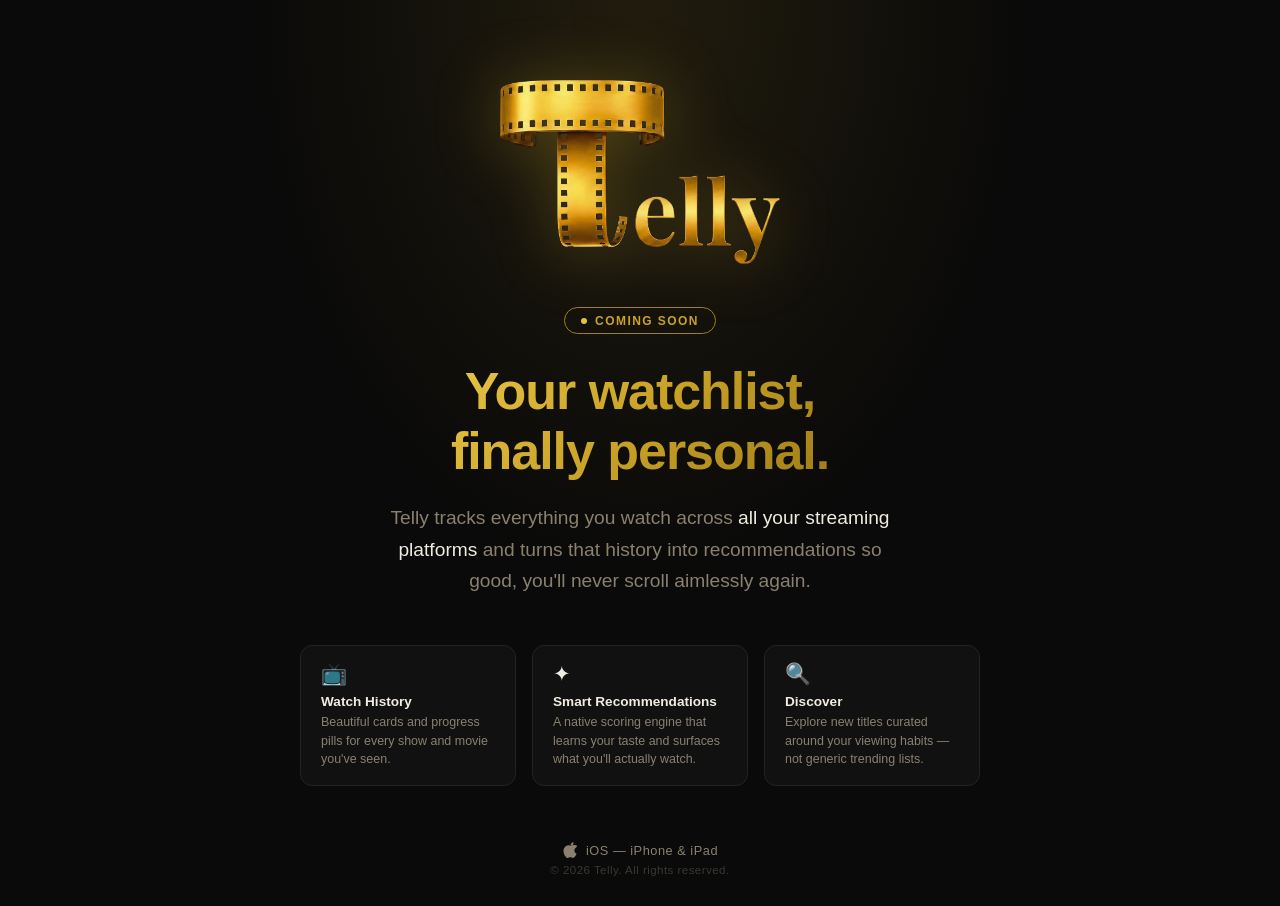
<file: index.html>
<!DOCTYPE html>
<html lang="en">
<head>
  <meta charset="UTF-8" />
  <meta name="viewport" content="width=device-width, initial-scale=1.0" />
  <title>Telly — Coming Soon</title>
  <meta property="og:title" content="Telly" />
  <meta property="og:description" content="Watch on Telly" />
  <meta property="og:image" content="https://tellytech.ai/assets/og-image.png" />
  <meta property="og:image:width" content="1200" />
  <meta property="og:image:height" content="630" />
  <meta property="og:url" content="https://tellytech.ai" />
  <meta property="og:type" content="website" />
  <meta name="twitter:card" content="summary_large_image" />
  <meta name="twitter:image" content="https://tellytech.ai/assets/og-image.png" />
  <link rel="icon" type="image/png" href="assets/favicon.png" />
  <style>
    *, *::before, *::after {
      box-sizing: border-box;
      margin: 0;
      padding: 0;
    }

    :root {
      --gold: #c9a227;
      --gold-light: #e8c547;
      --gold-dim: #a07d18;
      --bg: #0a0a0a;
      --surface: #111111;
      --text: #f0ece0;
      --muted: #8a8070;
    }

    html, body {
      height: 100%;
    }

    body {
      background-color: var(--bg);
      color: var(--text);
      font-family: -apple-system, BlinkMacSystemFont, "SF Pro Display", "Helvetica Neue", sans-serif;
      display: flex;
      flex-direction: column;
      align-items: center;
      min-height: 100vh;
      padding: 2rem;
      text-align: center;
    }

    .page-wrap {
      display: flex;
      flex-direction: column;
      align-items: center;
      margin: auto;
      padding: 1rem 0 3rem;
      width: 100%;
    }

    /* Subtle radial glow behind logo */
    body::before {
      content: "";
      position: fixed;
      top: 0;
      left: 50%;
      transform: translateX(-50%);
      width: 800px;
      height: 600px;
      background: radial-gradient(ellipse at center top, rgba(201, 162, 39, 0.12) 0%, transparent 70%);
      pointer-events: none;
    }

    .logo-wrap {
      margin-bottom: 2.5rem;
      padding-top: 2rem;
      overflow: visible;
    }

    .logo-wrap img {
      width: 280px;
      max-width: 75vw;
      height: auto;
      filter: drop-shadow(0 4px 32px rgba(201, 162, 39, 0.35));
      display: block;
    }

    .badge {
      display: inline-flex;
      align-items: center;
      gap: 0.5rem;
      border: 1px solid var(--gold-dim);
      border-radius: 100px;
      padding: 0.35rem 1rem;
      font-size: 0.75rem;
      font-weight: 600;
      letter-spacing: 0.12em;
      text-transform: uppercase;
      color: var(--gold);
      margin-bottom: 1.75rem;
    }

    .badge-dot {
      width: 6px;
      height: 6px;
      border-radius: 50%;
      background: var(--gold-light);
      animation: pulse 2s ease-in-out infinite;
    }

    @keyframes pulse {
      0%, 100% { opacity: 1; transform: scale(1); }
      50% { opacity: 0.4; transform: scale(0.7); }
    }

    h1 {
      font-size: clamp(2rem, 5vw, 3.25rem);
      font-weight: 700;
      letter-spacing: -0.02em;
      line-height: 1.15;
      margin-bottom: 1.25rem;
      background: linear-gradient(135deg, var(--gold-light) 0%, var(--gold) 50%, var(--gold-dim) 100%);
      -webkit-background-clip: text;
      -webkit-text-fill-color: transparent;
      background-clip: text;
    }

    .tagline {
      font-size: clamp(1rem, 2.5vw, 1.2rem);
      color: var(--muted);
      max-width: 520px;
      line-height: 1.65;
      margin-bottom: 3rem;
    }

    .tagline strong {
      color: var(--text);
      font-weight: 500;
    }

    .features {
      display: flex;
      flex-wrap: wrap;
      justify-content: center;
      gap: 1rem;
      max-width: 680px;
      margin-bottom: 3.5rem;
    }

    .feature {
      background: var(--surface);
      border: 1px solid #222;
      border-radius: 12px;
      padding: 1rem 1.25rem;
      text-align: left;
      flex: 1 1 180px;
      max-width: 220px;
    }

    .feature-icon {
      font-size: 1.3rem;
      margin-bottom: 0.5rem;
    }

    .feature-title {
      font-size: 0.85rem;
      font-weight: 600;
      color: var(--text);
      margin-bottom: 0.25rem;
    }

    .feature-desc {
      font-size: 0.78rem;
      color: var(--muted);
      line-height: 1.5;
    }

    .platform {
      display: flex;
      align-items: center;
      gap: 0.5rem;
      font-size: 0.8rem;
      color: var(--muted);
      letter-spacing: 0.04em;
    }

    .platform svg {
      width: 16px;
      height: 16px;
      fill: var(--muted);
    }

    footer {
      position: fixed;
      bottom: 1.5rem;
      font-size: 0.72rem;
      color: #3a3830;
      letter-spacing: 0.04em;
    }
  </style>
</head>
<body>

<div class="page-wrap">

  <div class="logo-wrap">
    <img src="assets/telly_logo.png" alt="Telly" />
  </div>

  <div class="badge">
    <span class="badge-dot"></span>
    Coming Soon
  </div>

  <h1>Your watchlist,<br>finally personal.</h1>

  <p class="tagline">
    Telly tracks everything you watch across <strong>all your streaming platforms</strong>
    and turns that history into recommendations so good, you'll never scroll aimlessly again.
  </p>

  <div class="features">
    <div class="feature">
      <div class="feature-icon">📺</div>
      <div class="feature-title">Watch History</div>
      <div class="feature-desc">Beautiful cards and progress pills for every show and movie you've seen.</div>
    </div>
    <div class="feature">
      <div class="feature-icon">✦</div>
      <div class="feature-title">Smart Recommendations</div>
      <div class="feature-desc">A native scoring engine that learns your taste and surfaces what you'll actually watch.</div>
    </div>
    <div class="feature">
      <div class="feature-icon">🔍</div>
      <div class="feature-title">Discover</div>
      <div class="feature-desc">Explore new titles curated around your viewing habits — not generic trending lists.</div>
    </div>
  </div>

  <div class="platform">
    <svg viewBox="0 0 814 1000" xmlns="http://www.w3.org/2000/svg">
      <path d="M788.1 340.9c-5.8 4.5-108.2 62.2-108.2 190.5 0 148.4 130.3 200.9 134.2 202.2-.6 3.2-20.7 71.9-68.7 141.9-42.8 61.6-87.5 123.1-155.5 123.1s-85.5-39.5-164-39.5c-76 0-103.7 40.8-165.9 40.8s-105-57.8-155.5-127.4C46 790.8 0 663.9 0 542.2 0 428.4 62.2 311.1 159.8 247.1c46.3-30 105.7-50.3 168.6-50.3 69.6 0 128.3 26.4 172.7 26.4 42.9 0 110.2-28 188.7-28 37.1 0 115.7 3.2 175.5 62.2zm-209.3-157.9c31.2-37.1 53.2-88.5 53.2-139.9 0-7.1-.6-14.3-1.9-20.1-50.6 1.9-110.8 33.7-147.1 75.8-28.5 32.4-55.1 83.8-55.1 135.8 0 7.7 1.3 15.5 1.9 18 3.2.6 8.4 1.3 13.6 1.3 45.4 0 102.5-30.4 135.4-70.9z"/>
    </svg>
    iOS — iPhone &amp; iPad
  </div>

</div>

  <footer>© 2026 Telly. All rights reserved.</footer>

</body>
</html>
</file>
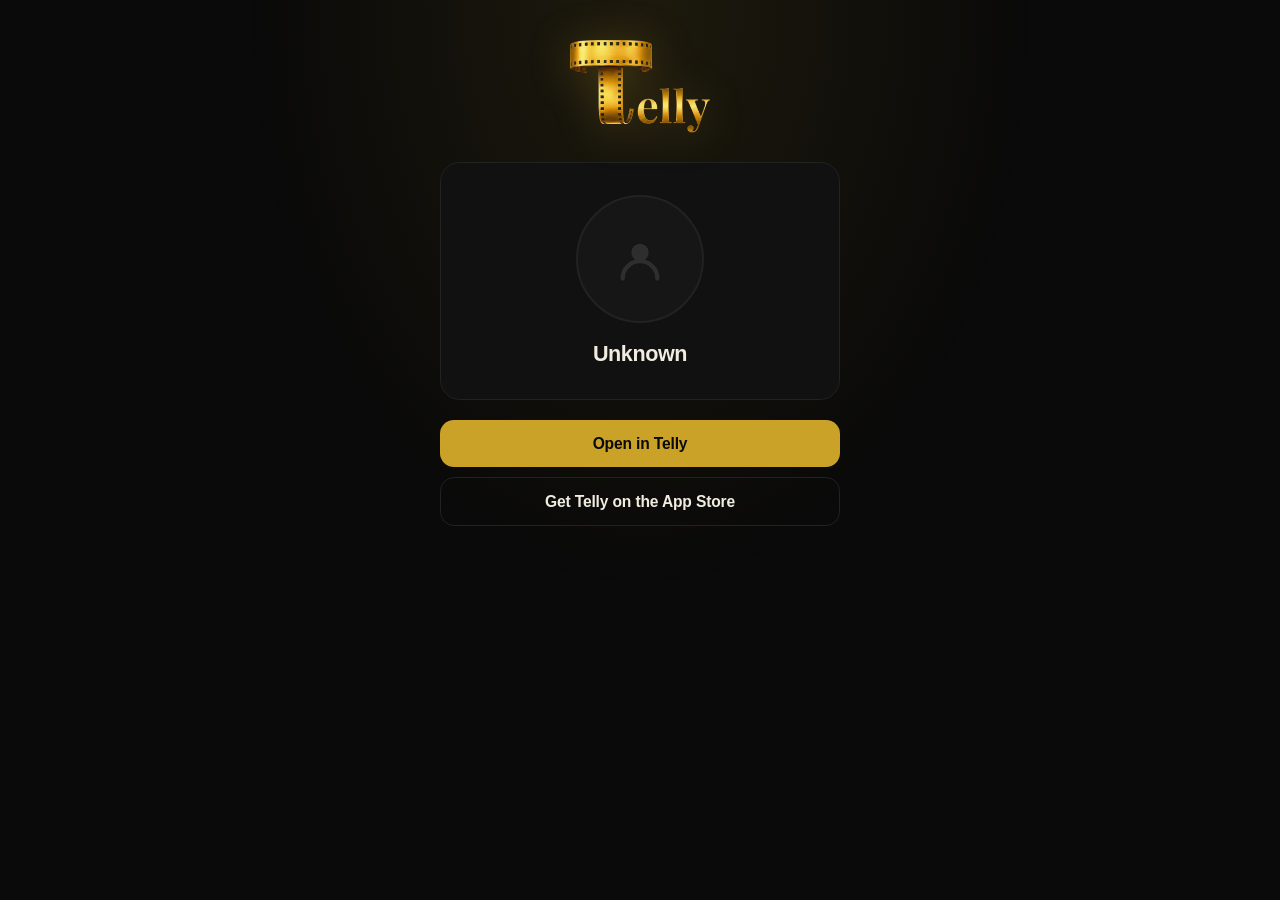
<file: person/index.html>
<!DOCTYPE html>
<html lang="en">
<head>
  <meta charset="UTF-8" />
  <meta name="viewport" content="width=device-width, initial-scale=1.0" />
  <title>Telly</title>
  <link rel="icon" type="image/png" href="/assets/favicon.png" />

  <!-- Smart App Banner — app-argument is set by JS before first paint -->
  <meta name="apple-itunes-app" content="app-id=6755705335" />

  <!-- Open Graph (static defaults; dynamic content rendered in-page by JS) -->
  <meta property="og:site_name" content="Telly" />
  <meta property="og:type" content="profile" />
  <meta property="og:title" content="View on Telly" />
  <meta property="og:description" content="Open this person's filmography in the Telly app." />
  <meta property="og:image" content="https://tellytech.ai/assets/og-image.png" />

  <!-- Twitter Card -->
  <meta name="twitter:card" content="summary" />
  <meta name="twitter:title" content="View on Telly" />
  <meta name="twitter:description" content="Open this person's filmography in the Telly app." />
  <meta name="twitter:image" content="https://tellytech.ai/assets/og-image.png" />

  <link rel="stylesheet" href="/assets/pages.css" />
</head>
<body>
  <div class="page-wrap">
    <a href="/" class="logo-link" aria-label="Telly home">
      <img src="/assets/telly_logo.png" alt="Telly" class="logo-img" />
    </a>
    <div id="content" style="width:100%;"></div>
    <div id="ctas" style="width:100%;"></div>
  </div>

  <script>
    (function () {
      var TMDB_TOKEN = 'eyJhbGciOiJIUzI1NiJ9.eyJhdWQiOiI1Yzk2MGQ0YTJiMGU3MGViNTNmNDU0ZGUyMGVmMTczYiIsIm5iZiI6MTU5NTI1ODQ5Ny4wMjQ5OTk5LCJzdWIiOiI1ZjE1YjY4MWVjYmRlOTAwMzY3ODJhYTkiLCJzY29wZXMiOlsiYXBpX3JlYWQiXSwidmVyc2lvbiI6MX0.6nxU-UqLE9OGp49ZbapMPWu9R4xWtodEeJcCco0YckA';
      var APP_STORE_URL = 'https://apps.apple.com/app/telly/id6755705335';
      var CURRENT_URL = window.location.href;

      document.querySelector('meta[name="apple-itunes-app"]')
        .setAttribute('content', 'app-id=6755705335, app-argument=' + CURRENT_URL);

      var params = new URLSearchParams(window.location.search);
      var personId = params.get('id');
      var personName = params.get('name') || '';

      var content = document.getElementById('content');
      var ctas = document.getElementById('ctas');

      function escapeHtml(str) {
        return String(str)
          .replace(/&/g, '&amp;')
          .replace(/</g, '&lt;')
          .replace(/>/g, '&gt;')
          .replace(/"/g, '&quot;');
      }

      function renderCTAs() {
        ctas.innerHTML =
          '<a href="' + escapeHtml(CURRENT_URL) + '" class="btn-primary">Open in Telly</a>' +
          '<a href="' + APP_STORE_URL + '" class="btn-secondary" target="_blank" rel="noopener">Get Telly on the App Store</a>';
      }

      function showLoading() {
        content.innerHTML =
          '<div class="person-card">' +
            '<div class="headshot-wrap skeleton"></div>' +
            '<div class="skeleton" style="height:1.4rem;width:55%;margin:1.125rem auto 0.35rem;border-radius:6px;"></div>' +
            '<div class="skeleton" style="height:0.75rem;width:38%;margin:0 auto;border-radius:6px;"></div>' +
          '</div>';
        renderCTAs();
      }

      function render(data) {
        var name = data.name || decodeURIComponent(personName) || 'Unknown';
        var dept = data.known_for_department || '';
        var headshotPath = data.profile_path;

        document.title = name + ' on Telly';

        var headshotHTML = headshotPath
          ? '<img src="https://image.tmdb.org/t/p/w500' + headshotPath + '" alt="' + escapeHtml(name) + '" class="headshot-img" loading="lazy" />'
          : '<svg width="52" height="52" viewBox="0 0 24 24" fill="none" aria-hidden="true"><circle cx="12" cy="9" r="4" fill="#2e2e2e"/><path d="M4 21c0-4.418 3.582-8 8-8s8 3.582 8 8" stroke="#2e2e2e" stroke-width="2" stroke-linecap="round"/></svg>';

        content.innerHTML =
          '<div class="person-card">' +
            '<div class="headshot-wrap">' + headshotHTML + '</div>' +
            '<div class="person-name">' + escapeHtml(name) + '</div>' +
            (dept ? '<div class="person-sub">' + escapeHtml(dept) + '</div>' : '') +
          '</div>';

        renderCTAs();
      }

      // If no person ID, fall back to the name from the URL param without an API call
      if (!personId || !/^\d+$/.test(personId)) {
        render({ name: decodeURIComponent(personName) });
        return;
      }

      showLoading();

      fetch('https://api.themoviedb.org/3/person/' + encodeURIComponent(personId) + '?language=en-US', {
        headers: { Authorization: 'Bearer ' + TMDB_TOKEN }
      })
        .then(function (r) {
          if (!r.ok) throw new Error(r.status);
          return r.json();
        })
        .then(render)
        .catch(function () {
          // Degrade gracefully using the name from the URL
          render({ name: decodeURIComponent(personName) });
        });
    }());
  </script>
</body>
</html>
</file>
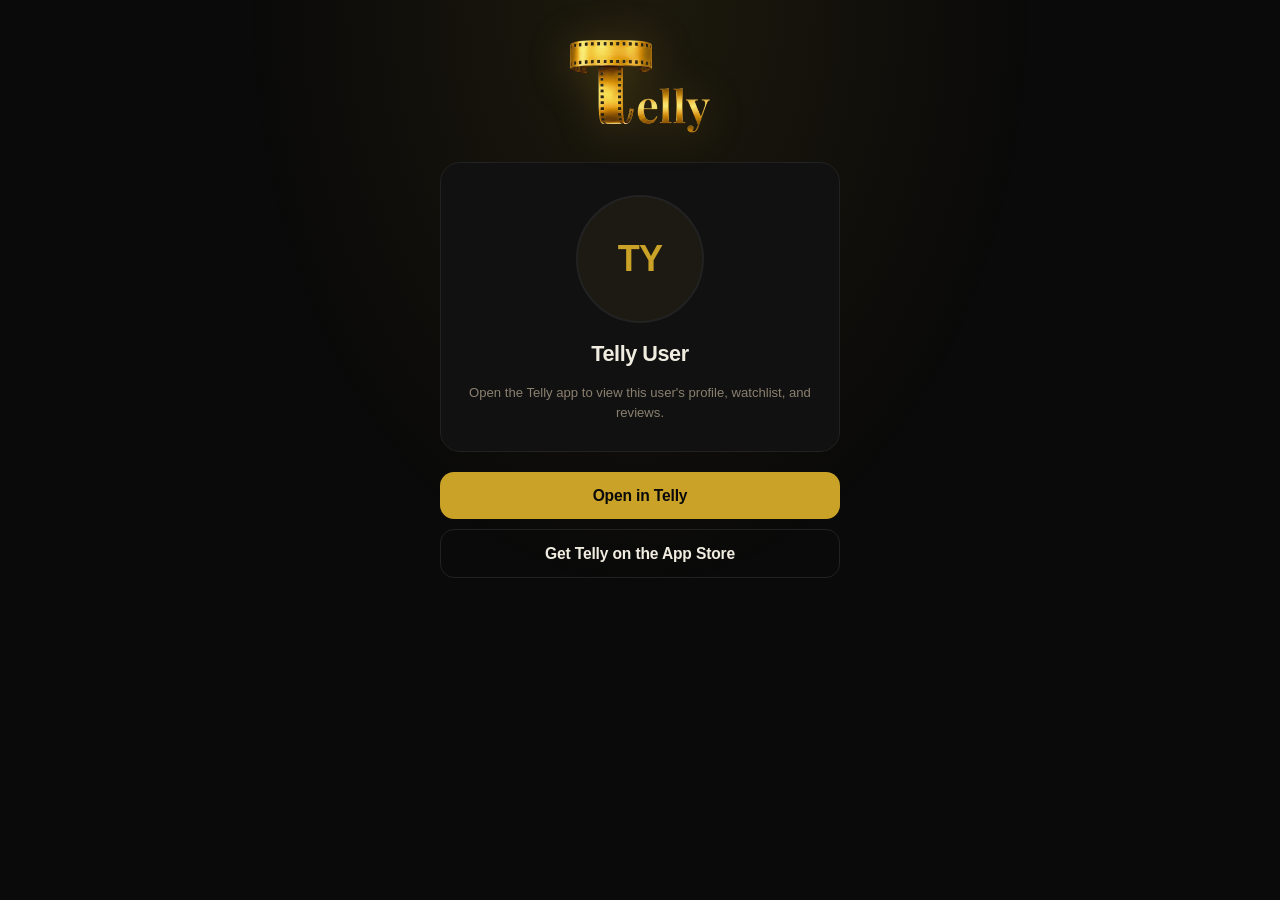
<file: profile/index.html>
<!DOCTYPE html>
<html lang="en">
<head>
  <meta charset="UTF-8" />
  <meta name="viewport" content="width=device-width, initial-scale=1.0" />
  <title>Telly</title>
  <link rel="icon" type="image/png" href="/assets/favicon.png" />

  <!-- Smart App Banner — app-argument is set by JS before first paint -->
  <meta name="apple-itunes-app" content="app-id=6755705335" />

  <!-- Open Graph -->
  <meta property="og:site_name" content="Telly" />
  <meta property="og:type" content="profile" />
  <meta property="og:title" content="Telly User Profile" />
  <meta property="og:description" content="View this user's watchlist and reviews in the Telly app." />
  <meta property="og:image" content="https://tellytech.ai/assets/og-image.png" />

  <!-- Twitter Card -->
  <meta name="twitter:card" content="summary" />
  <meta name="twitter:title" content="Telly User Profile" />
  <meta name="twitter:description" content="View this user's watchlist and reviews in the Telly app." />
  <meta name="twitter:image" content="https://tellytech.ai/assets/og-image.png" />

  <link rel="stylesheet" href="/assets/pages.css" />
  <style>
    .profile-avatar {
      width: 128px;
      height: 128px;
      border-radius: 50%;
      background: #1c1a13;
      border: 2px solid var(--border);
      display: flex;
      align-items: center;
      justify-content: center;
      margin: 0 auto;
      font-size: 2.25rem;
      font-weight: 700;
      color: var(--gold);
      letter-spacing: -0.02em;
      flex-shrink: 0;
    }
  </style>
</head>
<body>
  <div class="page-wrap">
    <a href="/" class="logo-link" aria-label="Telly home">
      <img src="/assets/telly_logo.png" alt="Telly" class="logo-img" />
    </a>
    <div id="content" style="width:100%;"></div>
    <div id="ctas" style="width:100%;"></div>
  </div>

  <script>
    (function () {
      var APP_STORE_URL = 'https://apps.apple.com/app/telly/id6755705335';
      var CURRENT_URL = window.location.href;

      document.querySelector('meta[name="apple-itunes-app"]')
        .setAttribute('content', 'app-id=6755705335, app-argument=' + CURRENT_URL);

      var params = new URLSearchParams(window.location.search);
      var userId = params.get('id') || '';

      var content = document.getElementById('content');
      var ctas = document.getElementById('ctas');

      function escapeHtml(str) {
        return String(str)
          .replace(/&/g, '&amp;')
          .replace(/</g, '&lt;')
          .replace(/>/g, '&gt;')
          .replace(/"/g, '&quot;');
      }

      // Derive initials from the user ID (first two characters, uppercased)
      var initials = userId ? userId.slice(0, 2).toUpperCase() : 'TY';

      content.innerHTML =
        '<div class="person-card">' +
          '<div class="profile-avatar" aria-hidden="true">' + escapeHtml(initials) + '</div>' +
          '<div class="person-name">Telly User</div>' +
          (userId ? '<div class="person-sub">' + escapeHtml(userId) + '</div>' : '') +
          '<p style="font-size:0.82rem;color:var(--muted);margin-top:1rem;line-height:1.55;">' +
            'Open the Telly app to view this user\'s profile, watchlist, and reviews.' +
          '</p>' +
        '</div>';

      ctas.innerHTML =
        '<a href="' + escapeHtml(CURRENT_URL) + '" class="btn-primary">Open in Telly</a>' +
        '<a href="' + APP_STORE_URL + '" class="btn-secondary" target="_blank" rel="noopener">Get Telly on the App Store</a>';
    }());
  </script>
</body>
</html>
</file>
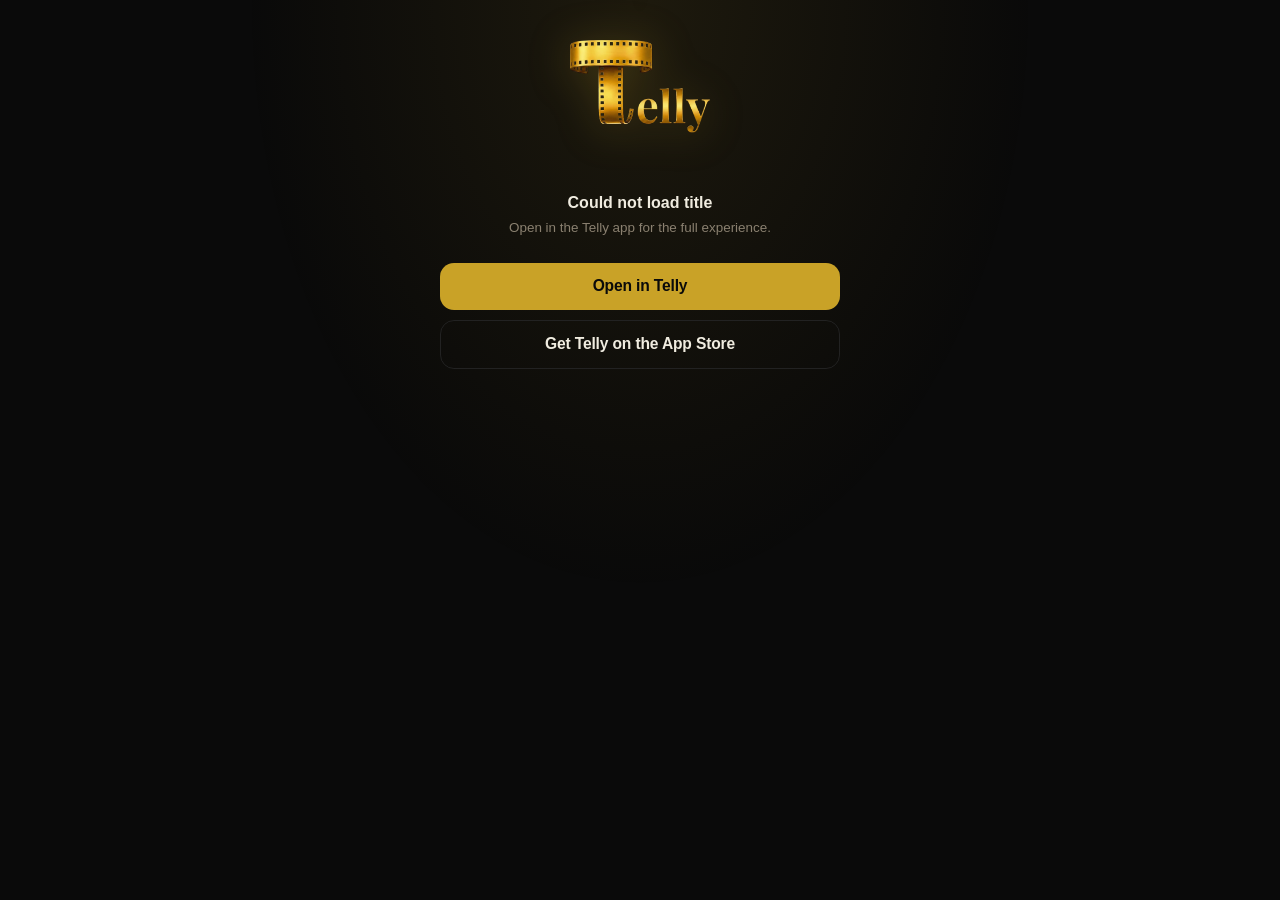
<file: title/index.html>
<!DOCTYPE html>
<html lang="en">
<head>
  <meta charset="UTF-8" />
  <meta name="viewport" content="width=device-width, initial-scale=1.0" />
  <title>Telly</title>
  <link rel="icon" type="image/png" href="/assets/favicon.png" />

  <!-- Smart App Banner — app-argument is set by JS before first paint -->
  <meta name="apple-itunes-app" content="app-id=6755705335" />

  <!-- Open Graph (static defaults; dynamic content rendered in-page by JS) -->
  <meta property="og:site_name" content="Telly" />
  <meta property="og:type" content="video.movie" />
  <meta property="og:title" content="Watch on Telly" />
  <meta property="og:description" content="Open this title in the Telly app to track, rate, and discover what to watch." />
  <meta property="og:image" content="https://tellytech.ai/assets/og-image.png" />

  <!-- Twitter Card -->
  <meta name="twitter:card" content="summary_large_image" />
  <meta name="twitter:title" content="Watch on Telly" />
  <meta name="twitter:description" content="Open this title in the Telly app to track, rate, and discover what to watch." />
  <meta name="twitter:image" content="https://tellytech.ai/assets/og-image.png" />

  <link rel="stylesheet" href="/assets/pages.css" />
</head>
<body>
  <div class="page-wrap">
    <a href="/" class="logo-link" aria-label="Telly home">
      <img src="/assets/telly_logo.png" alt="Telly" class="logo-img" />
    </a>
    <div id="content" style="width:100%;"></div>
    <div id="ctas" style="width:100%;"></div>
  </div>

  <script>
    (function () {
      var TMDB_TOKEN = 'eyJhbGciOiJIUzI1NiJ9.eyJhdWQiOiI1Yzk2MGQ0YTJiMGU3MGViNTNmNDU0ZGUyMGVmMTczYiIsIm5iZiI6MTU5NTI1ODQ5Ny4wMjQ5OTk5LCJzdWIiOiI1ZjE1YjY4MWVjYmRlOTAwMzY3ODJhYTkiLCJzY29wZXMiOlsiYXBpX3JlYWQiXSwidmVyc2lvbiI6MX0.6nxU-UqLE9OGp49ZbapMPWu9R4xWtodEeJcCco0YckA';
      var APP_STORE_URL = 'https://apps.apple.com/app/telly/id6755705335';
      var CURRENT_URL = window.location.href;

      // Update Smart App Banner so iOS surfaces the native "Open" prompt
      document.querySelector('meta[name="apple-itunes-app"]')
        .setAttribute('content', 'app-id=6755705335, app-argument=' + CURRENT_URL);

      var params = new URLSearchParams(window.location.search);
      var tmdbId = params.get('tmdbId');
      var type = (params.get('type') || 'movie').toLowerCase();
      // normalise to match TMDB endpoint names
      if (type !== 'tv') type = 'movie';

      var content = document.getElementById('content');
      var ctas = document.getElementById('ctas');

      function escapeHtml(str) {
        return String(str)
          .replace(/&/g, '&amp;')
          .replace(/</g, '&lt;')
          .replace(/>/g, '&gt;')
          .replace(/"/g, '&quot;');
      }

      function renderCTAs() {
        ctas.innerHTML =
          '<a href="' + escapeHtml(CURRENT_URL) + '" class="btn-primary">Open in Telly</a>' +
          '<a href="' + APP_STORE_URL + '" class="btn-secondary" target="_blank" rel="noopener">Get Telly on the App Store</a>';
      }

      function showLoading() {
        content.innerHTML =
          '<div class="card">' +
            '<div class="poster-wrap skeleton"></div>' +
            '<div class="card-body">' +
              '<div class="skeleton" style="height:1.3rem;width:65%;margin-bottom:0.5rem;"></div>' +
              '<div class="skeleton" style="height:0.75rem;width:38%;margin-bottom:0.875rem;"></div>' +
              '<div class="skeleton" style="height:0.8rem;width:100%;margin-bottom:0.35rem;"></div>' +
              '<div class="skeleton" style="height:0.8rem;width:80%;margin-bottom:0.35rem;"></div>' +
              '<div class="skeleton" style="height:0.8rem;width:90%;"></div>' +
            '</div>' +
          '</div>';
        renderCTAs();
      }

      function showError() {
        content.innerHTML =
          '<div class="error-wrap">' +
            '<div class="error-title">Could not load title</div>' +
            '<div class="error-msg">Open in the Telly app for the full experience.</div>' +
          '</div>';
        renderCTAs();
      }

      function render(data) {
        var title = data.title || data.name || 'Unknown Title';
        var date = data.release_date || data.first_air_date || '';
        var year = date ? date.slice(0, 4) : '';
        var overview = data.overview || '';
        var mediaLabel = type === 'tv' ? 'TV Series' : 'Movie';
        var posterPath = data.poster_path;

        document.title = title + ' on Telly';

        var posterHTML = posterPath
          ? '<img src="https://image.tmdb.org/t/p/w500' + posterPath + '" alt="' + escapeHtml(title) + ' poster" class="poster-img" loading="lazy" />'
          : '<svg width="48" height="48" viewBox="0 0 24 24" fill="none" aria-hidden="true"><rect width="24" height="24" rx="3" fill="#2a2a2a"/><path d="M8 5h8a2 2 0 012 2v10a2 2 0 01-2 2H8a2 2 0 01-2-2V7a2 2 0 012-2z" fill="#3a3a3a"/><circle cx="12" cy="12" r="2.5" fill="#4a4a4a"/></svg>';

        var metaHTML = '';
        if (year || mediaLabel) {
          metaHTML = '<div class="card-meta">';
          if (year) metaHTML += '<span>' + escapeHtml(year) + '</span>';
          if (year && mediaLabel) metaHTML += '<span class="card-meta-dot"></span>';
          if (mediaLabel) metaHTML += '<span>' + escapeHtml(mediaLabel) + '</span>';
          metaHTML += '</div>';
        }

        content.innerHTML =
          '<div class="card">' +
            '<div class="poster-wrap">' + posterHTML + '</div>' +
            '<div class="card-body">' +
              '<div class="card-title">' + escapeHtml(title) + '</div>' +
              metaHTML +
              (overview ? '<div class="card-overview">' + escapeHtml(overview) + '</div>' : '') +
            '</div>' +
          '</div>';

        renderCTAs();
      }

      if (!tmdbId || !/^\d+$/.test(tmdbId)) {
        showError();
        return;
      }

      showLoading();

      var endpoint = type === 'tv'
        ? 'https://api.themoviedb.org/3/tv/' + encodeURIComponent(tmdbId) + '?language=en-US'
        : 'https://api.themoviedb.org/3/movie/' + encodeURIComponent(tmdbId) + '?language=en-US';

      fetch(endpoint, {
        headers: { Authorization: 'Bearer ' + TMDB_TOKEN }
      })
        .then(function (r) {
          if (!r.ok) throw new Error(r.status);
          return r.json();
        })
        .then(render)
        .catch(showError);
    }());
  </script>
</body>
</html>
</file>
<file: assets/pages.css>
*, *::before, *::after {
  box-sizing: border-box;
  margin: 0;
  padding: 0;
}

:root {
  --gold: #c9a227;
  --gold-light: #e8c547;
  --gold-dim: #a07d18;
  --bg: #0a0a0a;
  --surface: #111111;
  --text: #f0ece0;
  --muted: #8a8070;
  --border: #222222;
}

html, body {
  min-height: 100%;
}

body {
  background-color: var(--bg);
  color: var(--text);
  font-family: -apple-system, BlinkMacSystemFont, "SF Pro Display", "Helvetica Neue", sans-serif;
  display: flex;
  flex-direction: column;
  align-items: center;
  min-height: 100vh;
  padding: 1.5rem 1rem 3rem;
  -webkit-font-smoothing: antialiased;
}

body::before {
  content: "";
  position: fixed;
  top: 0;
  left: 50%;
  transform: translateX(-50%);
  width: 800px;
  height: 600px;
  background: radial-gradient(ellipse at center top, rgba(201, 162, 39, 0.10) 0%, transparent 70%);
  pointer-events: none;
  z-index: 0;
}

.page-wrap {
  position: relative;
  z-index: 1;
  display: flex;
  flex-direction: column;
  align-items: center;
  width: 100%;
  max-width: 400px;
}

/* Logo */
.logo-link {
  text-decoration: none;
  margin-bottom: 1.75rem;
  padding-top: 1rem;
  display: block;
}

.logo-img {
  width: 140px;
  height: auto;
  filter: drop-shadow(0 4px 20px rgba(201, 162, 39, 0.25));
  display: block;
}

/* Poster card */
.card {
  background: var(--surface);
  border: 1px solid var(--border);
  border-radius: 20px;
  overflow: hidden;
  width: 100%;
  margin-bottom: 1.25rem;
}

.poster-wrap {
  width: 100%;
  aspect-ratio: 2 / 3;
  background: #161616;
  display: flex;
  align-items: center;
  justify-content: center;
  overflow: hidden;
}

.poster-img {
  width: 100%;
  height: 100%;
  object-fit: cover;
  display: block;
}

.card-body {
  padding: 1.125rem 1.25rem 1.25rem;
}

.card-title {
  font-size: 1.25rem;
  font-weight: 700;
  letter-spacing: -0.02em;
  line-height: 1.2;
  margin-bottom: 0.375rem;
  color: var(--text);
}

.card-meta {
  font-size: 0.78rem;
  color: var(--muted);
  margin-bottom: 0.75rem;
  display: flex;
  gap: 0.4rem;
  align-items: center;
}

.card-meta-dot {
  width: 3px;
  height: 3px;
  border-radius: 50%;
  background: var(--muted);
  flex-shrink: 0;
}

.card-overview {
  font-size: 0.84rem;
  color: var(--muted);
  line-height: 1.6;
  display: -webkit-box;
  -webkit-line-clamp: 3;
  -webkit-box-orient: vertical;
  overflow: hidden;
}

/* Person card */
.person-card {
  background: var(--surface);
  border: 1px solid var(--border);
  border-radius: 20px;
  padding: 2rem 1.5rem 1.75rem;
  width: 100%;
  margin-bottom: 1.25rem;
  text-align: center;
}

.headshot-wrap {
  width: 128px;
  height: 128px;
  border-radius: 50%;
  overflow: hidden;
  background: #161616;
  border: 2px solid var(--border);
  display: flex;
  align-items: center;
  justify-content: center;
  margin: 0 auto;
  flex-shrink: 0;
}

.headshot-img {
  width: 100%;
  height: 100%;
  object-fit: cover;
  display: block;
}

.person-name {
  font-size: 1.35rem;
  font-weight: 700;
  letter-spacing: -0.02em;
  color: var(--text);
  margin-top: 1.125rem;
  margin-bottom: 0.3rem;
  line-height: 1.2;
}

.person-sub {
  font-size: 0.8rem;
  color: var(--muted);
}

/* Buttons */
.btn-primary {
  display: flex;
  align-items: center;
  justify-content: center;
  width: 100%;
  padding: 0.9rem 1.5rem;
  background: var(--gold);
  color: #0a0a0a;
  font-size: 0.975rem;
  font-weight: 700;
  border: none;
  border-radius: 14px;
  text-decoration: none;
  cursor: pointer;
  margin-bottom: 0.65rem;
  -webkit-tap-highlight-color: transparent;
  letter-spacing: -0.01em;
}

.btn-primary:active {
  background: var(--gold-dim);
}

.btn-secondary {
  display: flex;
  align-items: center;
  justify-content: center;
  width: 100%;
  padding: 0.9rem 1.5rem;
  background: transparent;
  color: var(--text);
  font-size: 0.975rem;
  font-weight: 600;
  border: 1px solid var(--border);
  border-radius: 14px;
  text-decoration: none;
  cursor: pointer;
  -webkit-tap-highlight-color: transparent;
  letter-spacing: -0.01em;
}

.btn-secondary:active {
  border-color: var(--muted);
}

/* Loading skeleton */
.skeleton {
  background: linear-gradient(90deg, #181818 25%, #222 50%, #181818 75%);
  background-size: 200% 100%;
  animation: shimmer 1.4s infinite;
  border-radius: 6px;
}

@keyframes shimmer {
  0%   { background-position:  200% 0; }
  100% { background-position: -200% 0; }
}

/* Error state */
.error-wrap {
  text-align: center;
  padding: 2rem 0 1.5rem;
  width: 100%;
}

.error-title {
  font-size: 1rem;
  font-weight: 600;
  color: var(--text);
  margin-bottom: 0.4rem;
}

.error-msg {
  font-size: 0.84rem;
  color: var(--muted);
  line-height: 1.55;
}
</file>
